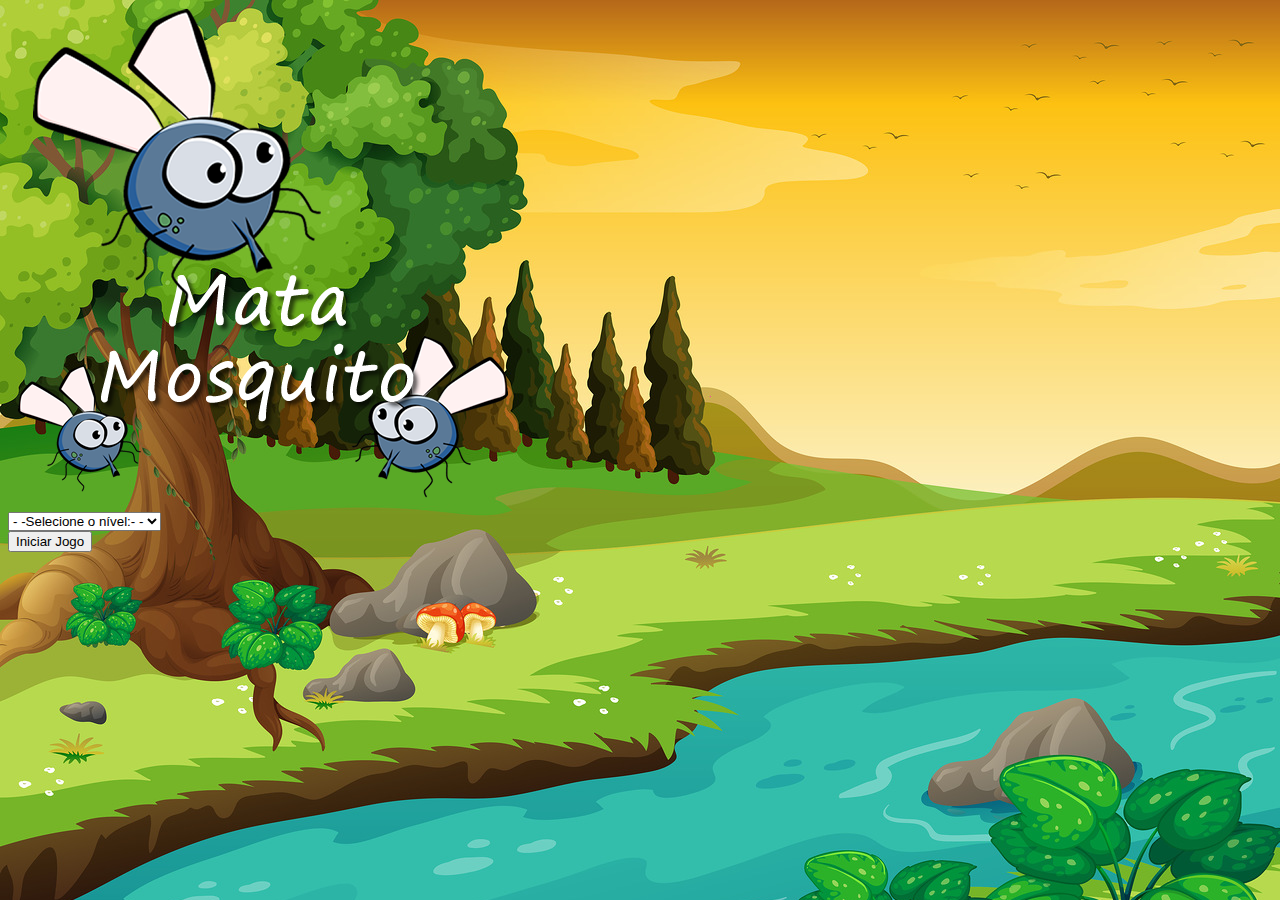
<file: index.html>
<!DOCTYPE html>
<html lang="en">

<head>
  <meta charset="UTF-8">
  <meta http-equiv="X-UA-Compatible" content="IE=edge">
  <meta name="viewport" content="width=device-width, initial-scale=1.0">
  <title>Document</title>
  <link href="https://cdn.jsdelivr.net/npm/bootstrap@5.3.0-alpha1/dist/css/bootstrap.min.css" rel="stylesheet"
    integrity="sha384-GLhlTQ8iRABdZLl6O3oVMWSktQOp6b7In1Zl3/Jr59b6EGGoI1aFkw7cmDA6j6gD" crossorigin="anonymous">

  <link rel="stylesheet" href="src/css/style.css">

  <script>

    function iniciarJogo() {
      var nivel = document.getElementById('nivel').value
      if (nivel === '') {
        alert('Selecione um nível para iniciar o jogo')
        return false
      }
      window.location.href = 'app.html?' + nivel
    }
  </script>
</head>

<body>
  <div class="container">
    <div class="row">
      <div class="col">
        <div class="d-flex justify-content-center">
          <img src="src/image/game.png" alt="">
        </div>
      </div>
    </div>

    <div class="row">
      <div class="col">
        <div class="d-flex justify-content-center">
          <div class="mb-2">
            <select class="form-control" id="nivel">
              <option value=""> - -Selecione o nível:- - </option>
              <option value="normal">Normal</option>
              <option value="dificil">Difícil</option>
              <option value="chucknorris">Chuck Norris</option>
            </select>
          </div>
        </div>
      </div>
    </div>

    <div class="row">
      <div class="col">
        <div class="d-flex justify-content-center">
          <button type="button" class="btn btn-danger btn-lg" onclick="iniciarJogo()">Iniciar Jogo</button>
        </div>
      </div>
    </div>

  </div>
  </div>
</body>

</html>
</file>
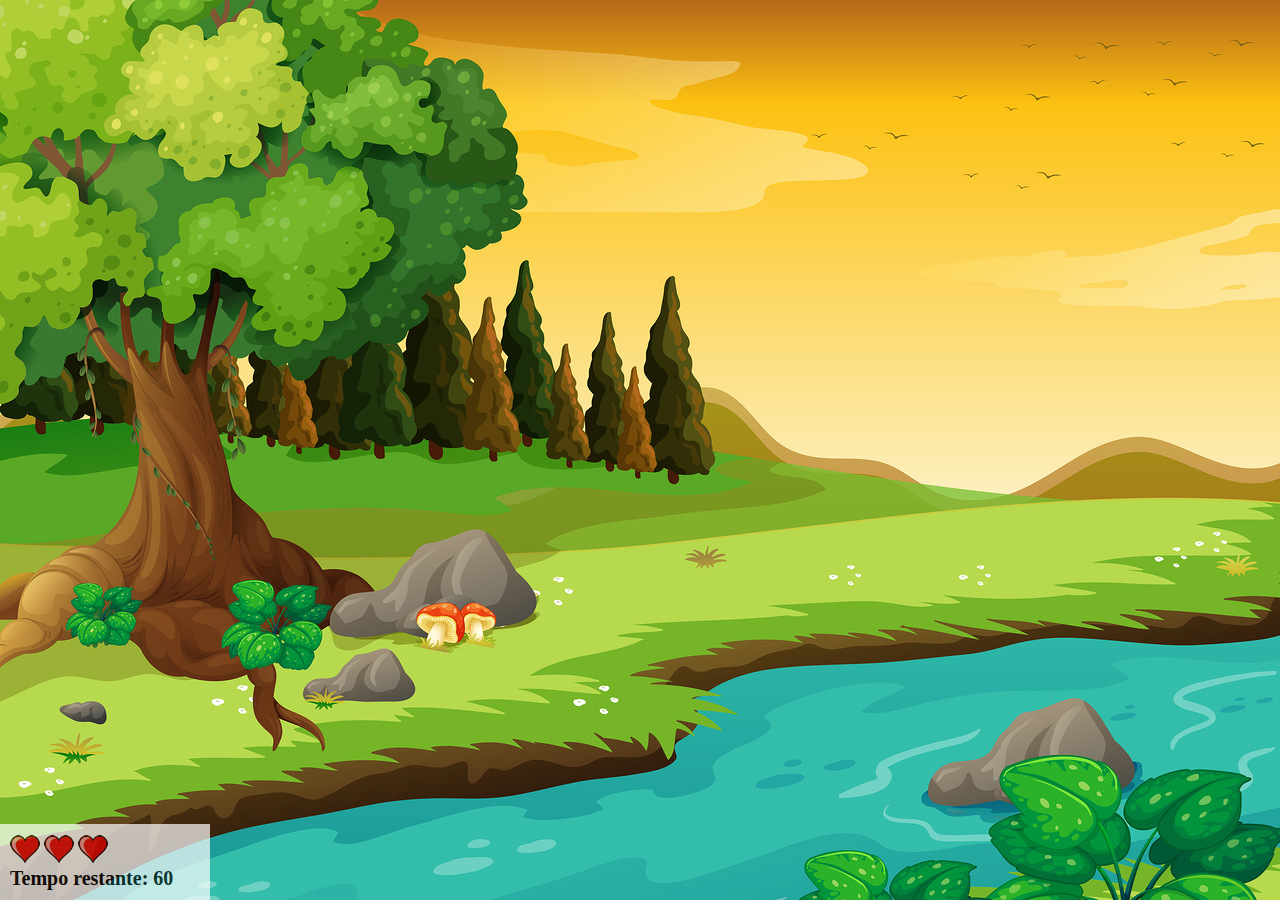
<file: app.html>
<!DOCTYPE html>
<html>
<head>
  <meta charset="UTF-8">
  <meta http-equiv="X-UA-Compatible" content="IE=edge">
  <meta name="viewport" content="width=device-width, initial-scale=1.0">
  <title>Document</title>
  <link rel="stylesheet" href="src/css/style.css">
  <script src="src/js/index.js"></script>
</head>
<body onresize="ajustaTamanhoJogo()">
  <div>
    <div class="painel">
      <div class="vidas">
        <img id='v1' src="src/image/coracao_cheio.png" alt="">
        <img id='v2' src="src/image/coracao_cheio.png" alt="">
        <img id='v3' src="src/image/coracao_cheio.png" alt="">  
      </div>

      <div class="cronometro">Tempo restante: <span id="cronometro"></span></div>
    </div>
      

      
  </div>

  <script>
    document.getElementById('cronometro').innerHTML = tempo

    var criaMosquito = setInterval(function(){posicaoRandomica()}, criaMosquitoTempo)
    
  </script>
</body>
</html>
</file>
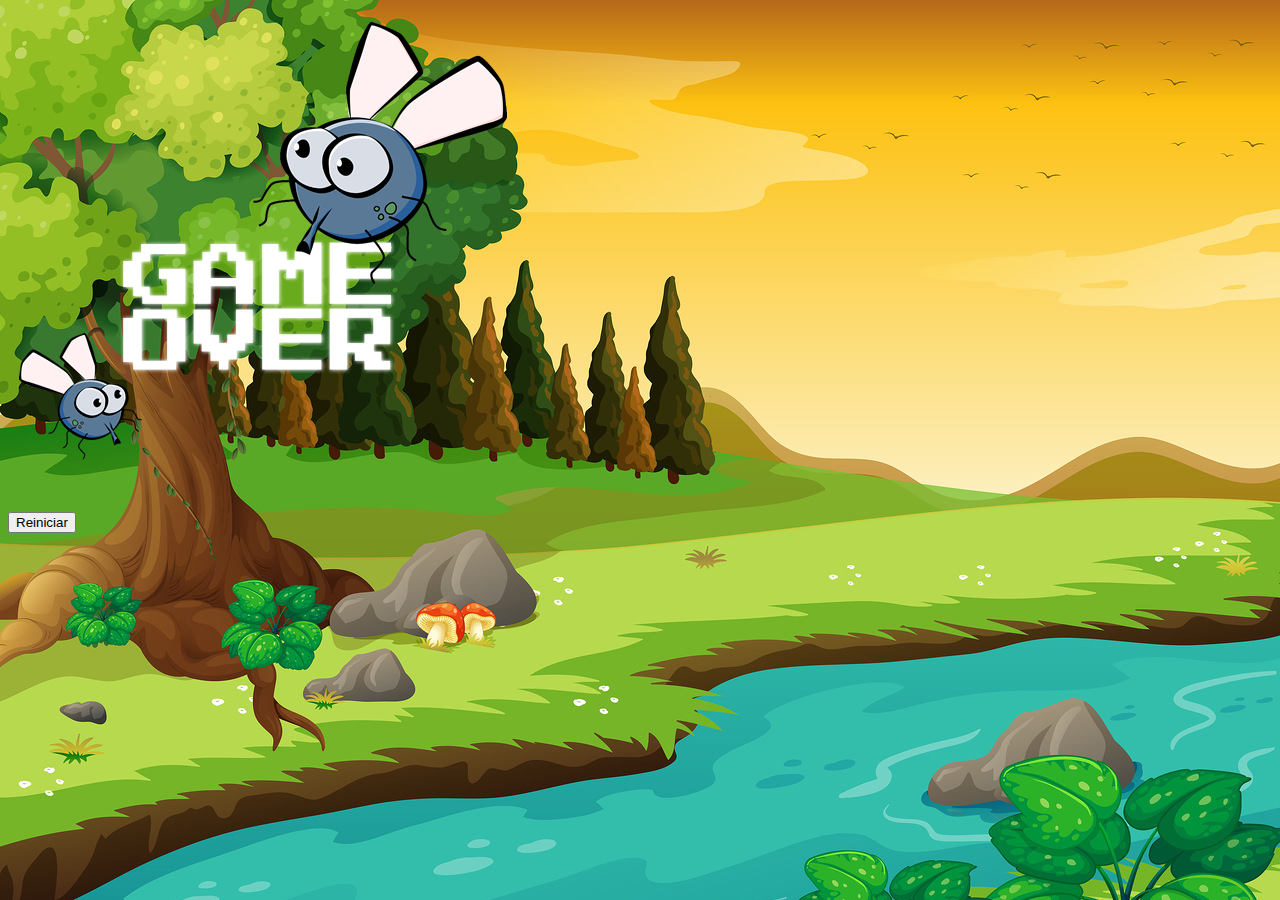
<file: fim_de_jogo.html>
<!DOCTYPE html>
<html lang="en">
<head>
  <meta charset="UTF-8">
  <meta http-equiv="X-UA-Compatible" content="IE=edge">
  <meta name="viewport" content="width=device-width, initial-scale=1.0">
  <title>Document</title>
  <link href="https://cdn.jsdelivr.net/npm/bootstrap@5.3.0-alpha1/dist/css/bootstrap.min.css" rel="stylesheet" integrity="sha384-GLhlTQ8iRABdZLl6O3oVMWSktQOp6b7In1Zl3/Jr59b6EGGoI1aFkw7cmDA6j6gD" crossorigin="anonymous">
  
  <link rel="stylesheet" href="src/css/style.css">
</head>
<body>
  <div class="container">
    <div class="row">      
      <div class="col">
        <div class="d-flex justify-content-center">
          <img src="src/image/game_over.png" alt="">
        </div>
      </div>
    </div>

    <div class="row">      
      <div class="col">
        <div class="d-flex justify-content-center">
          <button type="button" class="btn btn-dark btn-lg" onclick="window.location.href = 'index.html'">Reiniciar</button>
        </div>
      </div>
    </div>
    
    </div>
  </div>
</body>
</html>
</file>
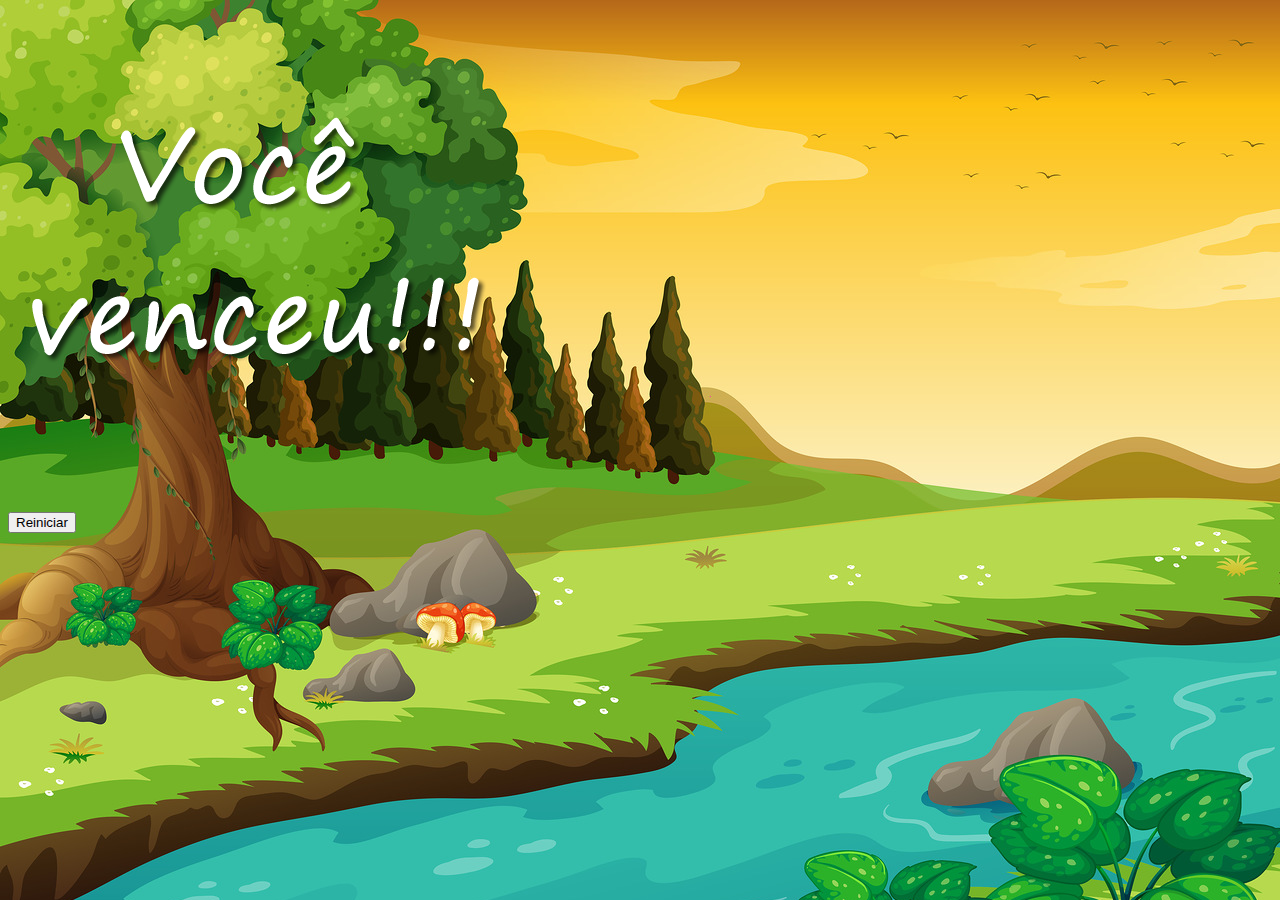
<file: vitoria.html>
<!DOCTYPE html>
<html lang="en">
<head>
  <meta charset="UTF-8">
  <meta http-equiv="X-UA-Compatible" content="IE=edge">
  <meta name="viewport" content="width=device-width, initial-scale=1.0">
  <title>Document</title>
  <link href="https://cdn.jsdelivr.net/npm/bootstrap@5.3.0-alpha1/dist/css/bootstrap.min.css" rel="stylesheet" integrity="sha384-GLhlTQ8iRABdZLl6O3oVMWSktQOp6b7In1Zl3/Jr59b6EGGoI1aFkw7cmDA6j6gD" crossorigin="anonymous">
  
  <link rel="stylesheet" href="src/css/style.css">
</head>
<body>
  <div class="container">
    <div class="row">      
      <div class="col">
        <div class="d-flex justify-content-center">
          <img src="src/image/vitoria.png" alt="">
        </div>
      </div>
    </div>

    <div class="row">      
      <div class="col">
        <div class="d-flex justify-content-center">
          <button type="button" class="btn btn-dark btn-lg" onclick="window.location.href = 'index.html'">Reiniciar</button>
        </div>
      </div>
    </div>
    
    </div>
  </div>
</body>
</html>
</file>
<file: src/css/style.css>
html {
  cursor: url(../image/mata_mosquito.png), default;
}

body {
  background-image: url(../image/bg.jpg);
  background-repeat: no-repeat;
}

.mosquito1 {
  width: 50px;
  height: 50px;
}

.mosquito2 {
  width: 70px;
  height: 70px;
}

.mosquito3 {
  width: 90px;
  height: 90px;
}

.ladoA {
  transform: scaleX(1);  
}

.ladoB {
  transform: scaleX(-1);  
}

.painel {
  position: absolute;
  width: 190px;
  padding: 10px;
  left: 0px;
  bottom: 0px;
  border-top: solid 1px #fff;
  background-color: #fff;
  opacity: 0.7;
}

.vidas {
  float: left;
}

.cronometro {
  float: left;
  font-size: 20px;
  font-weight: bold;
}
</file>
